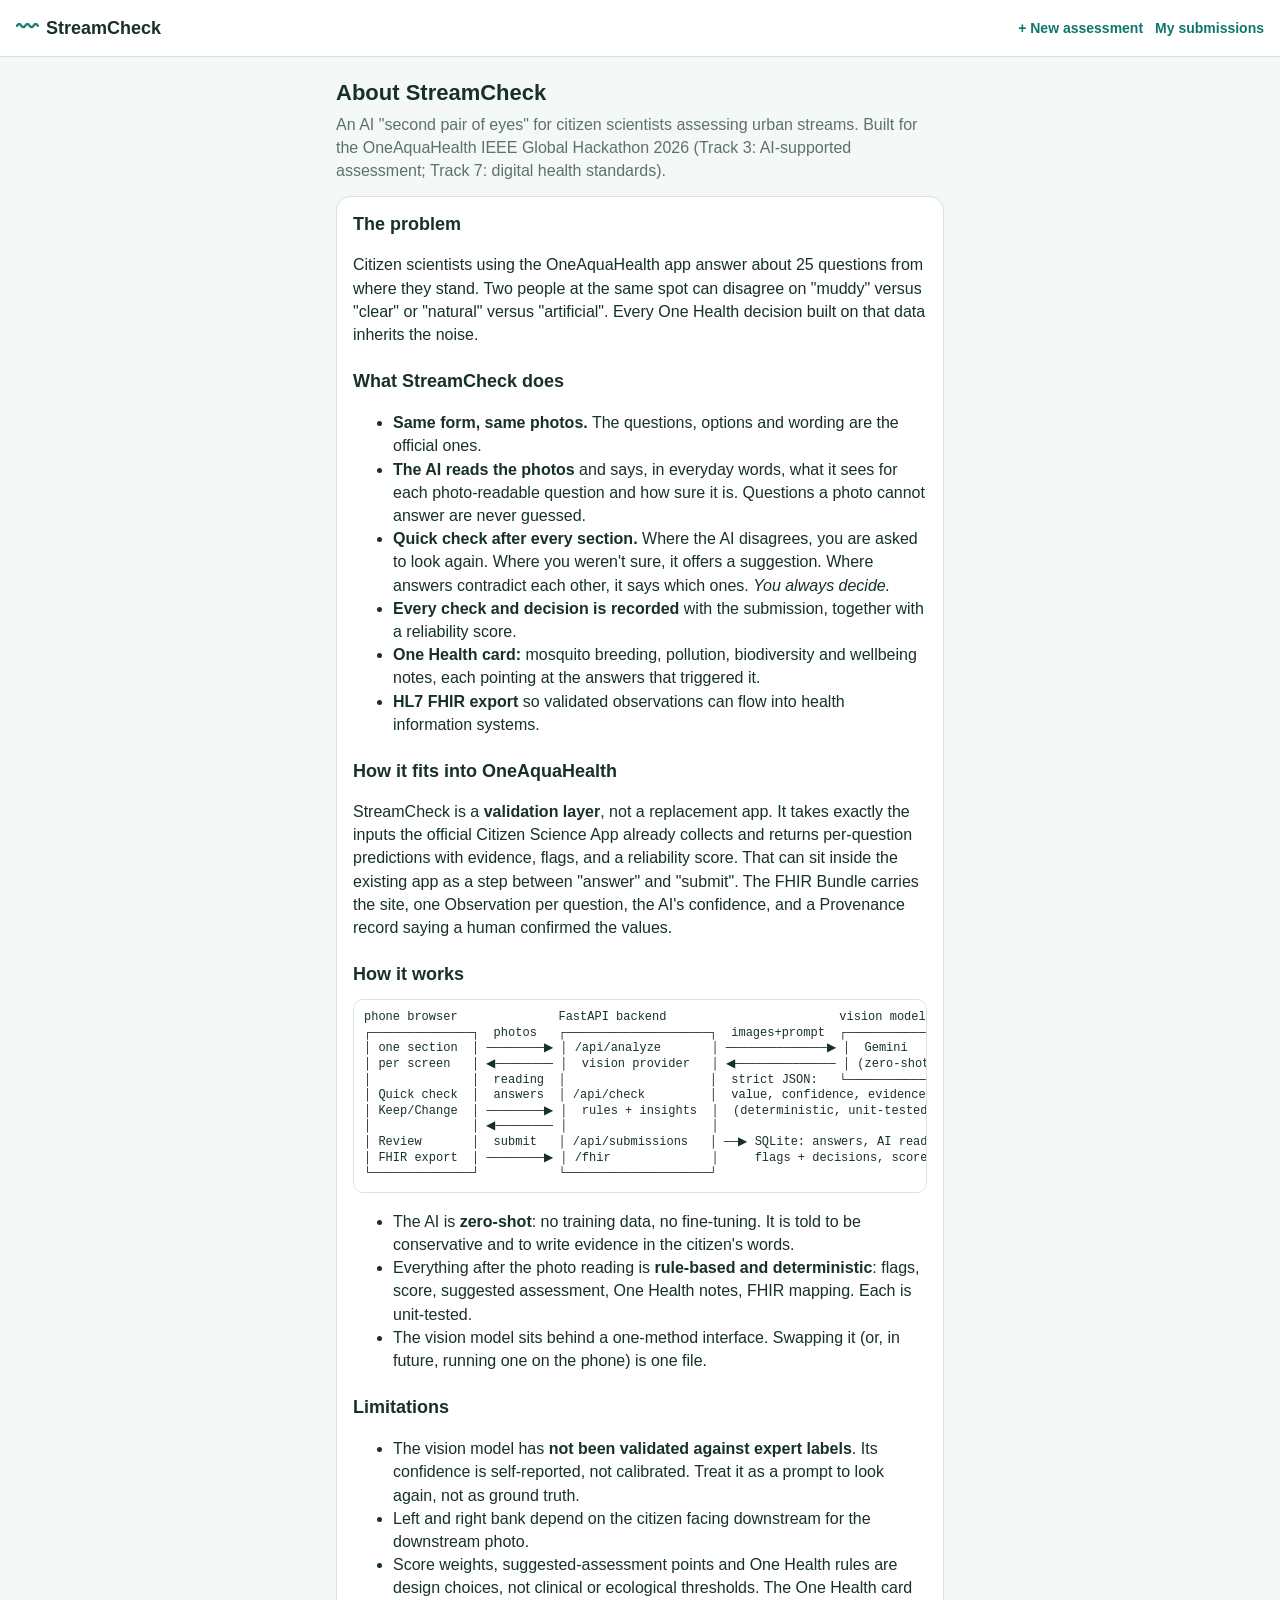
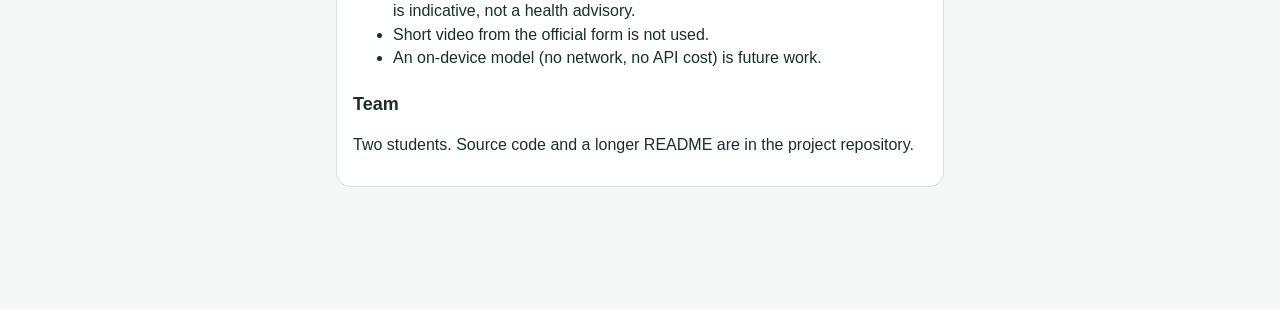
<file: static/about.html>
<!doctype html>
<html lang="en">
<head>
  <meta charset="utf-8">
  <meta name="viewport" content="width=device-width, initial-scale=1, viewport-fit=cover">
  <title>StreamCheck — About</title>
  <link rel="icon" href="data:image/svg+xml,%3Csvg xmlns=%27http://www.w3.org/2000/svg%27 viewBox=%270 0 100 100%27%3E%3Ctext y=%27.9em%27 font-size=%2790%27%3E%E3%80%B0%3C/text%3E%3C/svg%3E">
  <link rel="stylesheet" href="style.css">
</head>
<body>
  <a href="#main" class="skip-link">Skip to content</a>
  <header class="topbar">
    <div class="brand"><span class="logo" aria-hidden="true">〰</span><span>StreamCheck</span></div>
    <nav class="toplinks" aria-label="Pages">
      <a href="./" class="toplink">+ New assessment</a>
      <a href="submissions.html" class="toplink">My submissions</a>
    </nav>
  </header>

  <main id="main" class="screen about" tabindex="-1">
    <h1>About StreamCheck</h1>
    <p class="lead">An AI "second pair of eyes" for citizen scientists assessing urban streams. Built for the OneAquaHealth IEEE Global Hackathon 2026 (Track 3: AI-supported assessment; Track 7: digital health standards).</p>

    <div class="card">
      <h2 style="margin-top:0">The problem</h2>
      <p>Citizen scientists using the OneAquaHealth app answer about 25 questions from where they stand. Two people at the same spot can disagree on "muddy" versus "clear" or "natural" versus "artificial". Every One Health decision built on that data inherits the noise.</p>

      <h2>What StreamCheck does</h2>
      <ul>
        <li><strong>Same form, same photos.</strong> The questions, options and wording are the official ones.</li>
        <li><strong>The AI reads the photos</strong> and says, in everyday words, what it sees for each photo-readable question and how sure it is. Questions a photo cannot answer are never guessed.</li>
        <li><strong>Quick check after every section.</strong> Where the AI disagrees, you are asked to look again. Where you weren't sure, it offers a suggestion. Where answers contradict each other, it says which ones. <em>You always decide.</em></li>
        <li><strong>Every check and decision is recorded</strong> with the submission, together with a reliability score.</li>
        <li><strong>One Health card:</strong> mosquito breeding, pollution, biodiversity and wellbeing notes, each pointing at the answers that triggered it.</li>
        <li><strong>HL7 FHIR export</strong> so validated observations can flow into health information systems.</li>
      </ul>

      <h2>How it fits into OneAquaHealth</h2>
      <p>StreamCheck is a <strong>validation layer</strong>, not a replacement app. It takes exactly the inputs the official Citizen Science App already collects and returns per-question predictions with evidence, flags, and a reliability score. That can sit inside the existing app as a step between "answer" and "submit". The FHIR Bundle carries the site, one Observation per question, the AI's confidence, and a Provenance record saying a human confirmed the values.</p>

      <h2>How it works</h2>
<pre aria-label="Architecture diagram">
phone browser              FastAPI backend                        vision model
┌──────────────┐  photos   ┌────────────────────┐  images+prompt  ┌───────────┐
│ one section  │ ────────▶ │ /api/analyze       │ ──────────────▶ │  Gemini   │
│ per screen   │ ◀──────── │  vision provider   │ ◀────────────── │ (zero-shot)│
│              │  reading  │                    │  strict JSON:   └───────────┘
│ Quick check  │  answers  │ /api/check         │  value, confidence, evidence
│ Keep/Change  │ ────────▶ │  rules + insights  │  (deterministic, unit-tested)
│              │ ◀──────── │                    │
│ Review       │  submit   │ /api/submissions   │ ──▶ SQLite: answers, AI reading,
│ FHIR export  │ ────────▶ │ /fhir              │     flags + decisions, score
└──────────────┘           └────────────────────┘
</pre>
      <ul>
        <li>The AI is <strong>zero-shot</strong>: no training data, no fine-tuning. It is told to be conservative and to write evidence in the citizen's words.</li>
        <li>Everything after the photo reading is <strong>rule-based and deterministic</strong>: flags, score, suggested assessment, One Health notes, FHIR mapping. Each is unit-tested.</li>
        <li>The vision model sits behind a one-method interface. Swapping it (or, in future, running one on the phone) is one file.</li>
      </ul>

      <h2>Limitations</h2>
      <ul>
        <li>The vision model has <strong>not been validated against expert labels</strong>. Its confidence is self-reported, not calibrated. Treat it as a prompt to look again, not as ground truth.</li>
        <li>Left and right bank depend on the citizen facing downstream for the downstream photo.</li>
        <li>Score weights, suggested-assessment points and One Health rules are design choices, not clinical or ecological thresholds. The One Health card is indicative, not a health advisory.</li>
        <li>Short video from the official form is not used.</li>
        <li>An on-device model (no network, no API cost) is future work.</li>
      </ul>

      <h2>Team</h2>
      <p>Two students. Source code and a longer README are in the project repository.</p>
    </div>
  </main>
</body>
</html>
</file>
<file: static/style.css>
:root {
  --bg: #f4f8f7;
  --card: #ffffff;
  --ink: #17302b;
  --muted: #5d716d;
  --line: #d6e2df;
  --primary: #0f766e;
  --primary-ink: #ffffff;
  --accent: #e0f2ef;
  --ok: #15803d;
  --warn: #b45309;
  --bad: #b91c1c;
  --radius: 14px;
}

* { box-sizing: border-box; }
html, body { margin: 0; padding: 0; }
body {
  font-family: -apple-system, BlinkMacSystemFont, "Segoe UI", Roboto, Helvetica, Arial, sans-serif;
  font-size: 17px;
  line-height: 1.45;
  color: var(--ink);
  background: var(--bg);
  padding-bottom: 92px; /* room for the fixed nav */
}

.topbar {
  display: flex; align-items: center; justify-content: space-between;
  padding: 12px 16px; background: var(--card); border-bottom: 1px solid var(--line);
  position: sticky; top: 0; z-index: 5;
}
.brand { font-weight: 700; font-size: 18px; display: flex; gap: 8px; align-items: center; }
.logo { color: var(--primary); font-size: 22px; }
.ai-status { font-size: 13px; color: var(--muted); }
.ai-status.working::before { content: "⏳ "; }
.ai-status.done { color: var(--ok); }
.ai-status.done::before { content: "✓ "; }
.ai-status.off { color: var(--warn); }

.progress { height: 6px; background: var(--line); }
.progress-bar { height: 100%; width: 0; background: var(--primary); transition: width .3s ease; }

.screen { max-width: 640px; margin: 0 auto; padding: 16px; }
h1 { font-size: 22px; margin: 4px 0 4px; }
h2 { font-size: 18px; margin: 20px 0 6px; }
.lead { color: var(--muted); margin: 0 0 14px; }
.card {
  background: var(--card); border: 1px solid var(--line); border-radius: var(--radius);
  padding: 14px 16px; margin-bottom: 14px;
}

.field { margin-bottom: 18px; }
.field > label, .field .q { display: block; font-weight: 600; margin-bottom: 4px; }
.help { color: var(--muted); font-size: 14px; margin: 0 0 8px; }

/* Big tap-target option buttons */
.options { display: flex; flex-wrap: wrap; gap: 8px; }
.chip {
  border: 2px solid var(--line); background: var(--card); color: var(--ink);
  border-radius: 999px; padding: 10px 16px; font-size: 16px; min-height: 44px;
  cursor: pointer; text-align: left;
}
.chip[aria-pressed="true"], .chip[aria-checked="true"] {
  border-color: var(--primary); background: var(--accent); font-weight: 600;
}
.chip:focus-visible { outline: 3px solid #93c5fd; outline-offset: 2px; }

input[type="text"], input[type="number"], select {
  width: 100%; font-size: 17px; padding: 12px; border: 2px solid var(--line);
  border-radius: 10px; background: var(--card); color: var(--ink); min-height: 48px;
}
input:focus { border-color: var(--primary); outline: none; }
.row { display: flex; gap: 10px; }
.row > * { flex: 1; }

/* Photo tiles */
.photo-grid { display: grid; grid-template-columns: 1fr 1fr; gap: 12px; }
.photo-tile {
  display: flex; flex-direction: column; align-items: center; justify-content: center;
  gap: 6px; min-height: 150px; border: 2px dashed var(--line); border-radius: var(--radius);
  background: var(--card); cursor: pointer; padding: 10px; text-align: center; position: relative;
  overflow: hidden;
}
.photo-tile.filled { border-style: solid; border-color: var(--primary); }
.photo-tile img { position: absolute; inset: 0; width: 100%; height: 100%; object-fit: cover; }
.photo-tile .tile-label {
  position: relative; z-index: 1; background: rgba(255,255,255,.9); padding: 4px 10px;
  border-radius: 8px; font-weight: 600; font-size: 15px;
}
.photo-tile .tile-sub { position: relative; z-index: 1; font-size: 13px; color: var(--muted); background: rgba(255,255,255,.85); padding: 2px 8px; border-radius: 6px; }
.photo-tile input { display: none; }

.navbar {
  position: fixed; bottom: 0; left: 0; right: 0; display: flex; gap: 12px;
  padding: 12px 16px calc(12px + env(safe-area-inset-bottom)); background: var(--card);
  border-top: 1px solid var(--line);
}
.btn {
  flex: 1; min-height: 52px; font-size: 18px; font-weight: 600; border-radius: 12px;
  border: 2px solid var(--primary); cursor: pointer;
}
.btn-primary { background: var(--primary); color: var(--primary-ink); }
.btn-secondary { background: var(--card); color: var(--primary); }
.btn[disabled] { opacity: .5; cursor: default; }
.btn-inline { min-height: 44px; font-size: 15px; padding: 8px 14px; flex: 0 0 auto; }

.error { color: var(--bad); font-size: 15px; margin: 6px 0 0; }
.notice { background: #fff7ed; border: 1px solid #fed7aa; color: #7c2d12; padding: 10px 12px; border-radius: 10px; font-size: 15px; }

/* AI reading card */
.ai-row { display: grid; grid-template-columns: 1fr; gap: 2px; padding: 10px 0; border-top: 1px solid var(--line); }
.ai-row:first-of-type { border-top: 0; }
.ai-field { font-weight: 600; }
.ai-value { }
.ai-conf { font-size: 13px; color: var(--muted); }
.ai-evidence { font-size: 15px; color: var(--muted); font-style: italic; }
.badge { display: inline-block; font-size: 12px; padding: 2px 8px; border-radius: 999px; background: var(--accent); color: var(--primary); margin-left: 6px; vertical-align: middle; }
.badge.low { background: #fef3c7; color: var(--warn); }

.summary dt { font-weight: 600; margin-top: 8px; }
.summary dd { margin: 0; color: var(--muted); }

.spinner { display: inline-block; width: 18px; height: 18px; border: 3px solid var(--line); border-top-color: var(--primary); border-radius: 50%; animation: spin .8s linear infinite; vertical-align: middle; margin-right: 6px; }
@keyframes spin { to { transform: rotate(360deg); } }

.done-big { font-size: 48px; text-align: center; margin: 20px 0 6px; }
code { background: var(--accent); padding: 2px 6px; border-radius: 6px; font-size: 14px; }

/* Phase 2: ticks, flags, score, audit trail */
.tick { display: none; margin-top: 8px; font-size: 14px; color: var(--ok); background: #dcfce7; padding: 4px 10px; border-radius: 999px; }
.flag { border-left: 6px solid var(--warn); }
.flag.rule { border-left-color: var(--bad); }
.flag.decided { border-left-color: var(--ok); }
.flag-title { font-weight: 700; margin-bottom: 4px; }
.flag-msg { margin: 0 0 8px; }
.flag-actions { display: flex; flex-direction: column; gap: 8px; margin-top: 10px; }
.flag-actions .btn { min-height: 48px; font-size: 16px; }
.flag-decided { color: var(--ok); font-weight: 600; margin: 4px 0; }
.score { display: flex; flex-wrap: wrap; align-items: baseline; gap: 6px 10px; }
.score-num { font-size: 44px; font-weight: 800; line-height: 1; }
.score-num.good { color: var(--ok); }
.score-num.mid { color: var(--warn); }
.score-num.low { color: var(--bad); }
.score-of { color: var(--muted); }
.score-parts { flex-basis: 100%; margin: 6px 0 0; padding-left: 18px; color: var(--muted); font-size: 15px; }
.trail-row { padding: 10px 0; border-top: 1px solid var(--line); }
.trail-ok { color: var(--ok); font-size: 15px; }
.trail-open { color: var(--warn); font-size: 15px; }

/* Phase 3: suggestion, One Health, submissions page */
.topbar-right { display: flex; flex-direction: column; align-items: flex-end; gap: 2px; }
.toplink, .link { color: var(--primary); font-weight: 600; text-decoration: none; font-size: 14px; }
.link { font-size: 16px; }
.suggestion { border-left: 6px solid var(--primary); }
.reasons { margin: 4px 0 8px; padding-left: 20px; }
.overall.good { color: var(--ok); } .overall.moderate { color: var(--warn); } .overall.poor { color: var(--bad); }
.risk-summary { font-weight: 600; margin: 0 0 8px; }
.risk-summary.high { color: var(--bad); } .risk-summary.medium { color: var(--warn); }
.risk-summary.low, .risk-summary.positive { color: var(--ok); }
.risk { padding: 10px 0; border-top: 1px solid var(--line); }
.risk .why { font-size: 15px; color: var(--muted); margin: 0 0 4px; }
.sub-list .card { display: grid; grid-template-columns: 1fr auto; gap: 4px 12px; align-items: center; }
.sub-site { font-weight: 700; }
.sub-meta { color: var(--muted); font-size: 14px; grid-column: 1; }
.sub-score { font-size: 28px; font-weight: 800; grid-row: 1 / span 2; text-align: right; }
.sub-score.good { color: var(--ok); } .sub-score.mid { color: var(--warn); } .sub-score.low { color: var(--bad); }
.pill { display: inline-block; font-size: 13px; padding: 2px 8px; border-radius: 999px; background: var(--accent); color: var(--primary); margin-right: 4px; }
.pill.high { background: #fee2e2; color: var(--bad); } .pill.medium { background: #fef3c7; color: var(--warn); }
.pill.positive, .pill.low { background: #dcfce7; color: var(--ok); }
#map { height: 300px; border-radius: var(--radius); border: 1px solid var(--line); background: var(--card); margin-bottom: 14px; }
.map-fallback { padding: 16px; color: var(--muted); }
.legend { display: flex; gap: 12px; font-size: 14px; color: var(--muted); margin: -6px 0 14px; }
.dot { display: inline-block; width: 12px; height: 12px; border-radius: 50%; margin-right: 4px; vertical-align: middle; }

/* Phase 4: FHIR */
.fhir { margin-top: 14px; }
.btn-link { display: flex; align-items: center; justify-content: center; text-decoration: none; }
.fhir-status code { word-break: break-all; }
.sub-actions { grid-column: 1 / -1; display: flex; flex-wrap: wrap; gap: 6px; align-items: center; margin-top: 4px; }
.link-pill { border: 1px solid var(--primary); background: var(--card); cursor: pointer; text-decoration: none; font-size: 14px; min-height: 32px; display: inline-flex; align-items: center; }

/* Phase 5: accessibility + demo */
.skip-link { position: absolute; left: -999px; top: 8px; background: var(--primary); color: #fff; padding: 8px 12px; border-radius: 8px; z-index: 50; }
.skip-link:focus { left: 8px; }
.toplinks { display: flex; gap: 12px; }
.chip:focus-visible, .btn:focus-visible, .toplink:focus-visible, .photo-tile:focus-within { outline: 3px solid #1d4ed8; outline-offset: 2px; }
.btn:hover, .chip:hover { filter: none; } /* nothing depends on hover */
.demo { border-left: 6px solid #7c3aed; }
.demo-pill { background: #ede9fe; color: #5b21b6; }
@media (prefers-reduced-motion: reduce) {
  .progress-bar { transition: none; }
  .spinner { animation: none; border-top-color: var(--line); }
  html { scroll-behavior: auto; }
}
.about h2 { margin-top: 22px; }
.about p, .about li { font-size: 16px; }
.about pre { background: var(--card); border: 1px solid var(--line); border-radius: 10px; padding: 10px; overflow-x: auto; font-size: 12px; line-height: 1.3; }

/* main is focusable only as a skip-link target; it needs no visible ring */
main:focus { outline: none; }
</file>
